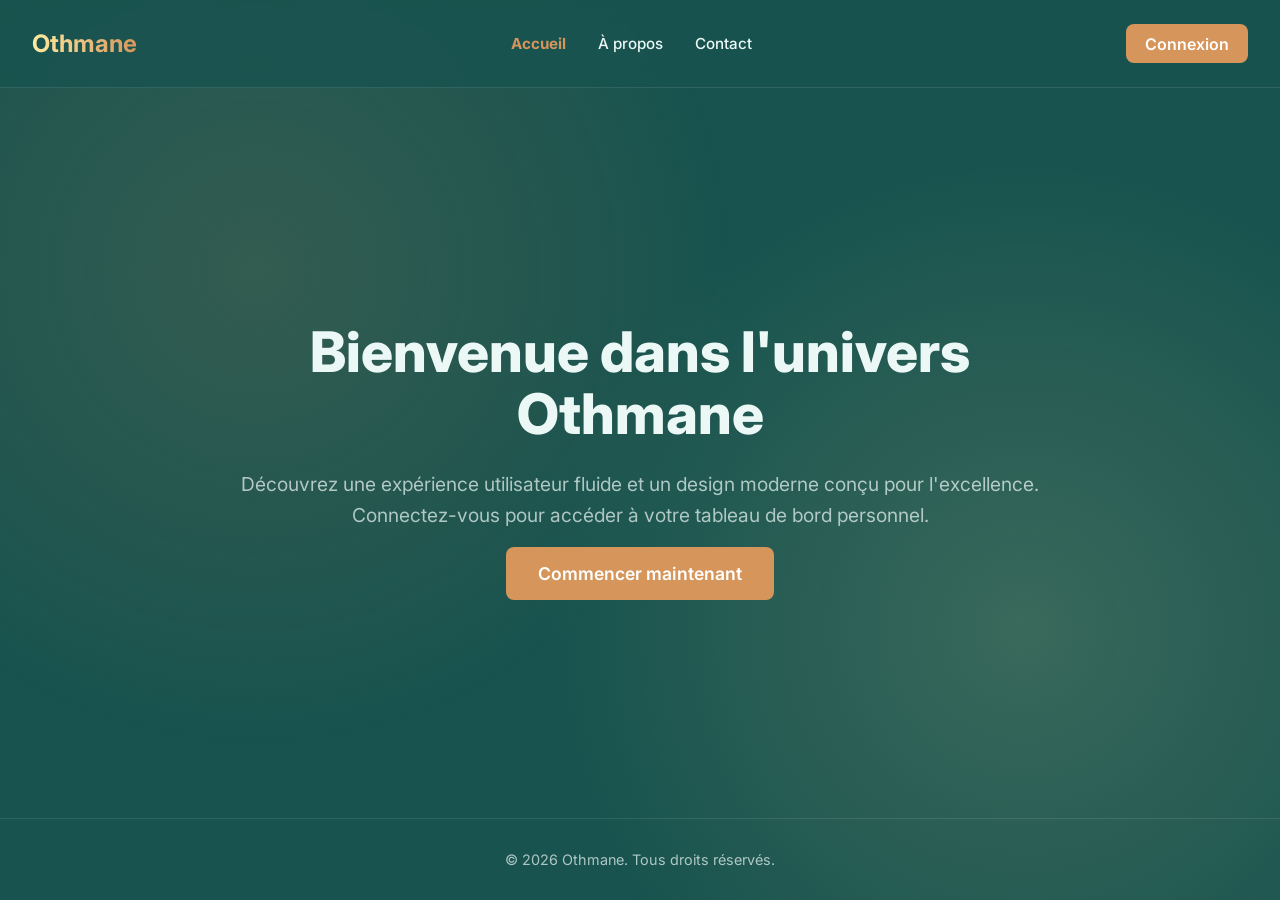
<file: index.html>
<!DOCTYPE html>
<html lang="fr">
<head>
    <meta charset="UTF-8">
    <meta name="viewport" content="width=device-width, initial-scale=1.0">
    <title>Othmane - Accueil</title>
    <meta name="description" content="Bienvenue sur Othmane, votre plateforme premium.">
    <link rel="stylesheet" href="index.css">
</head>
<body>
    <nav>
        <a href="index.html" class="logo">Othmane</a>
        <div class="nav-links">
            <a href="index.html">Accueil</a>
            <a href="About.html">À propos</a>
            <a href="Contact.html">Contact</a>
        </div>
        <div class="nav-actions">
            <a href="login.html" class="btn-login">Connexion</a>
            <button class="hamburger">
                <span class="line"></span>
                <span class="line"></span>
                <span class="line"></span>
            </button>
        </div>
    </nav>

    <main>
        <section class="hero">
            <h1>Bienvenue dans l'univers Othmane</h1>
            <p>Découvrez une expérience utilisateur fluide et un design moderne conçu pour l'excellence. Connectez-vous pour accéder à votre tableau de bord personnel.</p>
            <a href="login.html" class="btn-login" style="padding: 1rem 2rem; font-size: 1.1rem;">Commencer maintenant</a>
        </section>
    </main>

    <footer>
        <p>&copy; 2026 Othmane. Tous droits réservés.</p>
    </footer>

    <script src="index.js"></script>
</body>
</html>
</file>
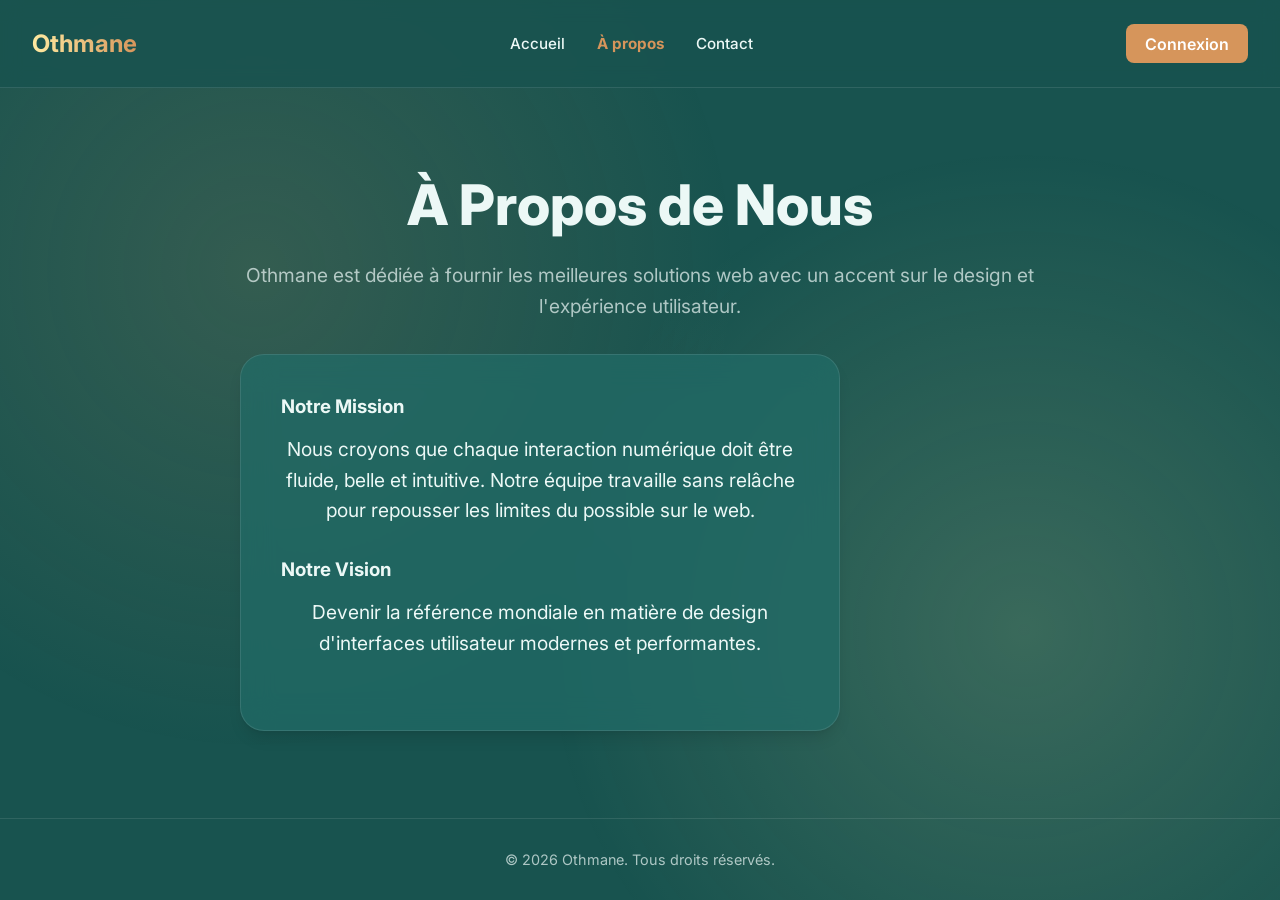
<file: About.html>
<!DOCTYPE html>
<html lang="fr">
<head>
    <meta charset="UTF-8">
    <meta name="viewport" content="width=device-width, initial-scale=1.0">
    <title>À Propos - Othmane</title>
    <link rel="stylesheet" href="index.css">
</head>
<body>
    <nav>
        <a href="index.html" class="logo">Othmane</a>
        <div class="nav-links">
            <a href="index.html">Accueil</a>
            <a href="About.html">À propos</a>
            <a href="Contact.html">Contact</a>
        </div>
        <div class="nav-actions">
            <a href="login.html" class="btn-login">Connexion</a>
            <button class="hamburger">
                <span class="line"></span>
                <span class="line"></span>
                <span class="line"></span>
            </button>
        </div>
    </nav>

    <main>
        <div class="hero">
            <h1>À Propos de Nous</h1>
            <p>Othmane est dédiée à fournir les meilleures solutions web avec un accent sur le design et l'expérience utilisateur.</p>
            <div class="auth-card" style="max-width: 600px; margin-top: 2rem; text-align: left;">
                <h3 style="margin-bottom: 1rem;">Notre Mission</h3>
                <p style="color: var(--text);">Nous croyons que chaque interaction numérique doit être fluide, belle et intuitive. Notre équipe travaille sans relâche pour repousser les limites du possible sur le web.</p>
                <h3 style="margin-top: 1.5rem; margin-bottom: 1rem;">Notre Vision</h3>
                <p style="color: var(--text);">Devenir la référence mondiale en matière de design d'interfaces utilisateur modernes et performantes.</p>
            </div>
        </div>
    </main>

    <footer>
        <p>&copy; 2026 Othmane. Tous droits réservés.</p>
    </footer>

    <script src="index.js"></script>
</body>
</html>
</file>
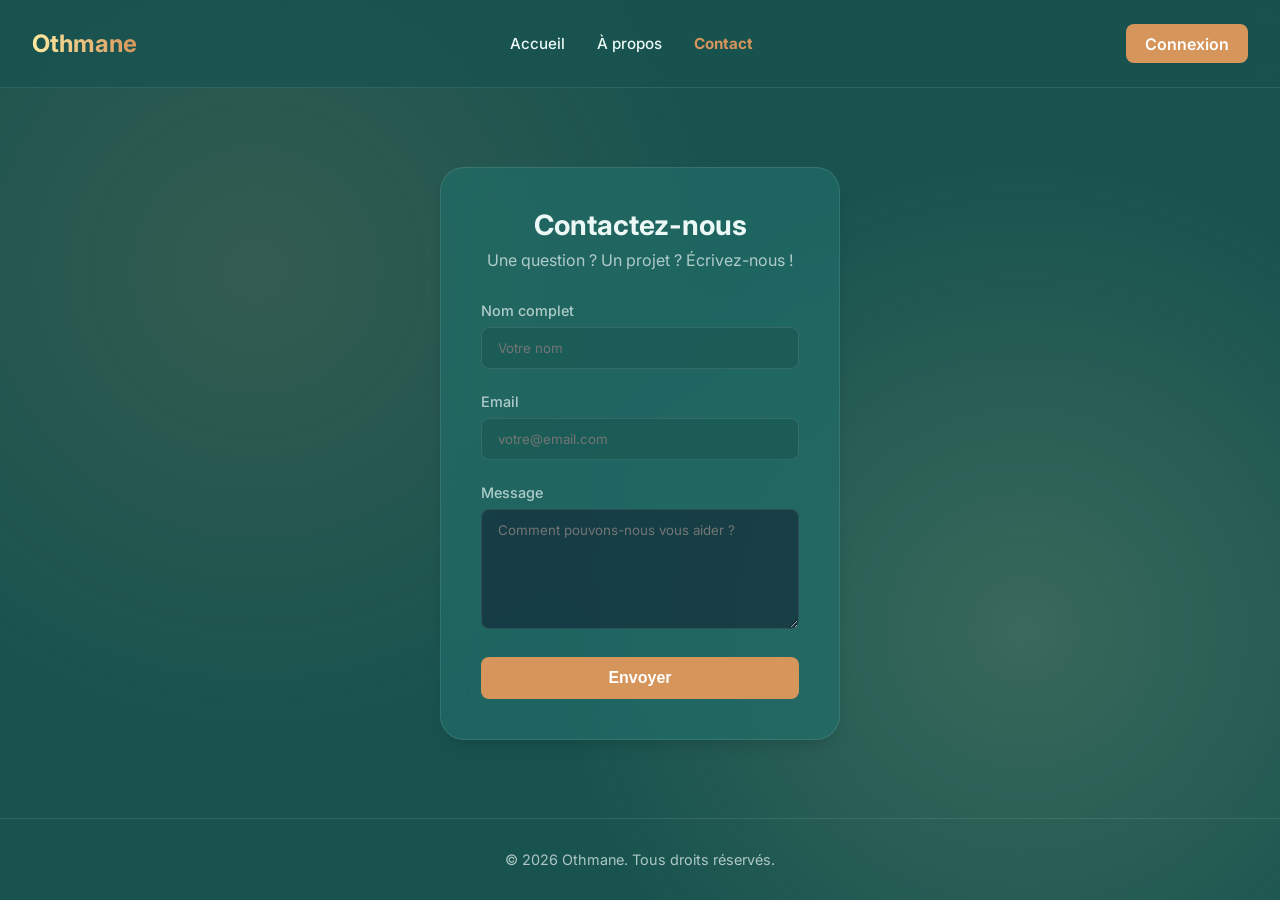
<file: Contact.html>
<!DOCTYPE html>
<html lang="fr">
<head>
    <meta charset="UTF-8">
    <meta name="viewport" content="width=device-width, initial-scale=1.0">
    <title>Contact - Othmane</title>
    <link rel="stylesheet" href="index.css">
</head>
<body>
    <nav>
        <a href="index.html" class="logo">Othmane</a>
        <div class="nav-links">
            <a href="index.html">Accueil</a>
            <a href="About.html">À propos</a>
            <a href="Contact.html">Contact</a>
        </div>
        <div class="nav-actions">
            <a href="login.html" class="btn-login">Connexion</a>
            <button class="hamburger">
                <span class="line"></span>
                <span class="line"></span>
                <span class="line"></span>
            </button>
        </div>
    </nav>

    <main>
        <div class="auth-card">
            <h2>Contactez-nous</h2>
            <p>Une question ? Un projet ? Écrivez-nous !</p>
            <form>
                <div class="form-group">
                    <label for="name">Nom complet</label>
                    <input type="text" id="name" placeholder="Votre nom" required>
                </div>
                <div class="form-group">
                    <label for="email">Email</label>
                    <input type="email" id="email" placeholder="votre@email.com" required>
                </div>
                <div class="form-group">
                    <label for="message">Message</label>
                    <textarea id="message" style="width: 100%; padding: 0.75rem 1rem; background: rgba(15, 23, 42, 0.5); border: 1px solid var(--border); border-radius: 0.5rem; color: white; font-family: inherit; min-height: 120px;" placeholder="Comment pouvons-nous vous aider ?"></textarea>
                </div>
                <button type="submit" class="btn-submit">Envoyer</button>
            </form>
        </div>
    </main>

    <footer>
        <p>&copy; 2026 Othmane. Tous droits réservés.</p>
    </footer>

    <script src="index.js"></script>
</body>
</html>
</file>
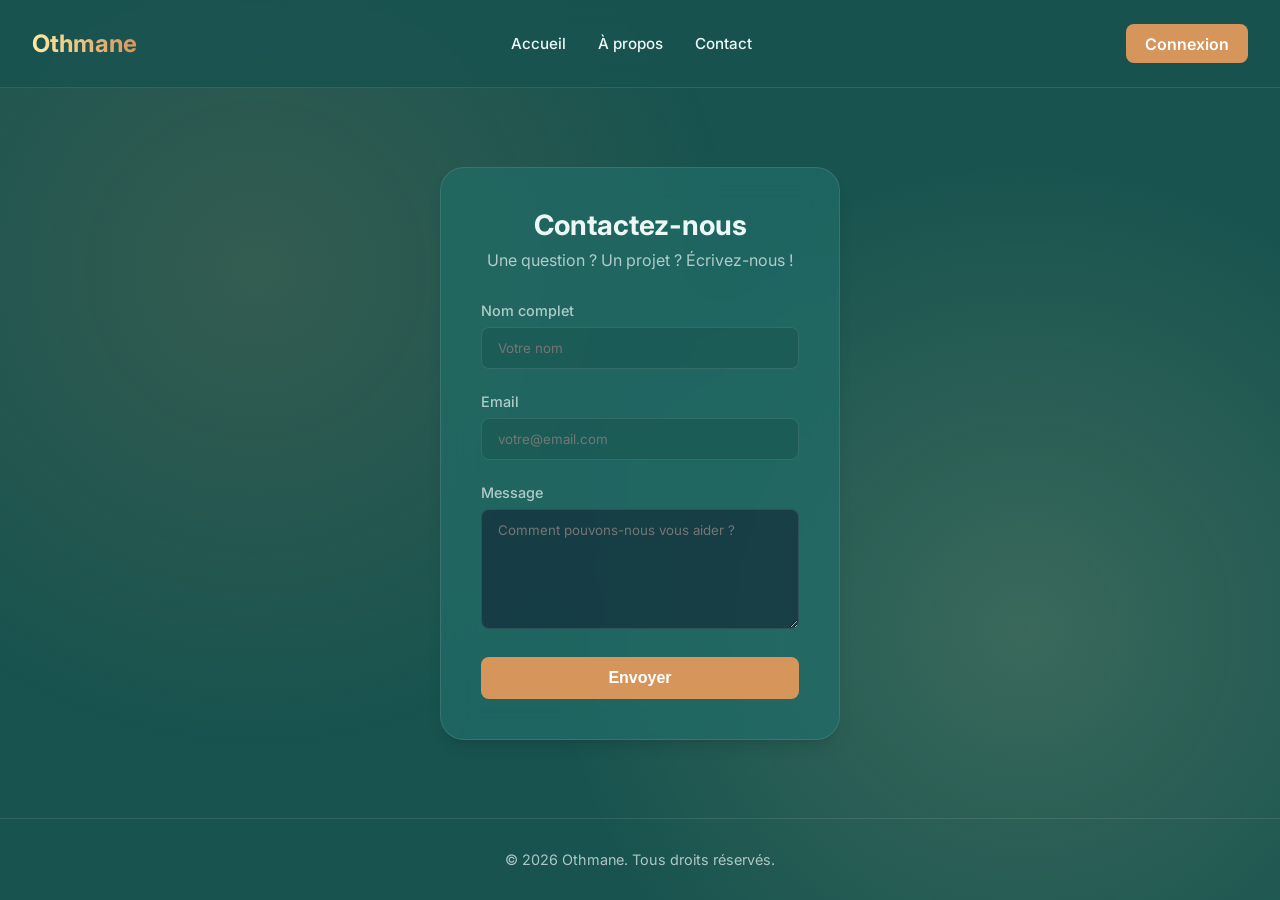
<file: Contcat.html>
<!DOCTYPE html>
<html lang="fr">
<head>
    <meta charset="UTF-8">
    <meta name="viewport" content="width=device-width, initial-scale=1.0">
    <title>Contact - Othmane</title>
    <link rel="stylesheet" href="index.css">
</head>
<body>
    <nav>
        <a href="index.html" class="logo">Othmane</a>
        <div class="nav-links">
            <a href="index.html">Accueil</a>
            <a href="About.html">À propos</a>
            <a href="Contact.html">Contact</a>
        </div>
        <a href="login.html" class="btn-login">Connexion</a>
    </nav>

    <main>
        <div class="auth-card">
            <h2>Contactez-nous</h2>
            <p>Une question ? Un projet ? Écrivez-nous !</p>
            <form>
                <div class="form-group">
                    <label for="name">Nom complet</label>
                    <input type="text" id="name" placeholder="Votre nom" required>
                </div>
                <div class="form-group">
                    <label for="email">Email</label>
                    <input type="email" id="email" placeholder="votre@email.com" required>
                </div>
                <div class="form-group">
                    <label for="message">Message</label>
                    <textarea id="message" style="width: 100%; padding: 0.75rem 1rem; background: rgba(15, 23, 42, 0.5); border: 1px solid var(--border); border-radius: 0.5rem; color: white; font-family: inherit; min-height: 120px;" placeholder="Comment pouvons-nous vous aider ?"></textarea>
                </div>
                <button type="submit" class="btn-submit">Envoyer</button>
            </form>
        </div>
    </main>

    <footer>
        <p>&copy; 2026 Othmane. Tous droits réservés.</p>
    </footer>

    <script src="index.js"></script>
</body>
</html>
</file>
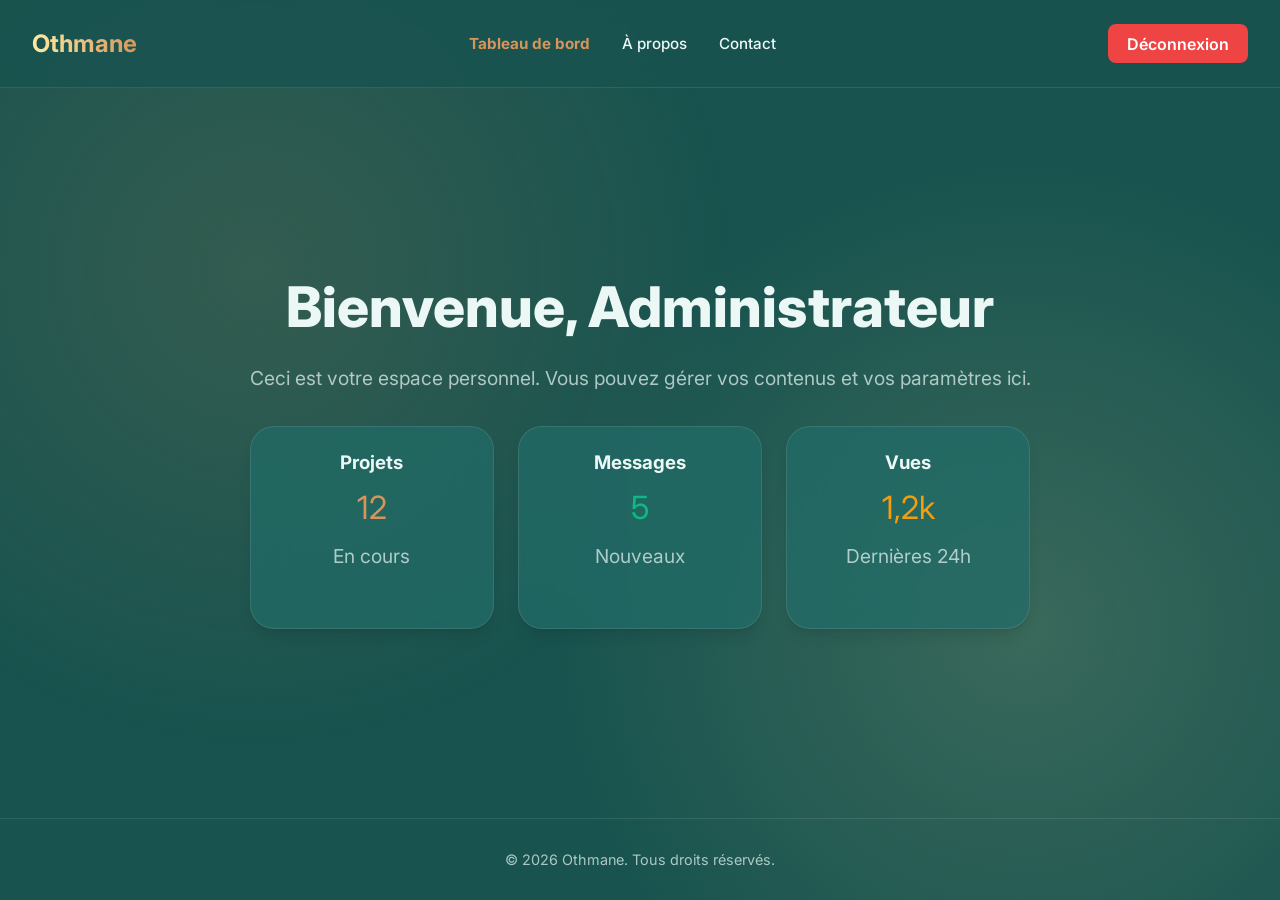
<file: home.html>
<!DOCTYPE html>
<html lang="fr">
<head>
    <meta charset="UTF-8">
    <meta name="viewport" content="width=device-width, initial-scale=1.0">
    <title>Tableau de Bord - Othmane</title>
    <link rel="stylesheet" href="index.css">
</head>
<body>
    <nav>
        <a href="index.html" class="logo">Othmane</a>
        <div class="nav-links">
            <a href="home.html">Tableau de bord</a>
            <a href="About.html">À propos</a>
            <a href="Contact.html">Contact</a>
        </div>
        <div class="nav-actions">
            <a href="index.html" class="btn-login" style="background: #ef4444;">Déconnexion</a>
            <button class="hamburger">
                <span class="line"></span>
                <span class="line"></span>
                <span class="line"></span>
            </button>
        </div>
    </nav>

    <main>
        <div class="hero">
            <h1>Bienvenue, Administrateur</h1>
            <p>Ceci est votre espace personnel. Vous pouvez gérer vos contenus et vos paramètres ici.</p>
            <div style="display: grid; grid-template-columns: repeat(auto-fit, minmax(200px, 1fr)); gap: 1.5rem; width: 100%; margin-top: 2rem;">
                <div class="auth-card" style="padding: 1.5rem;">
                    <h3>Projets</h3>
                    <p style="font-size: 2rem; color: var(--primary); margin: 0.5rem 0;">12</p>
                    <p>En cours</p>
                </div>
                <div class="auth-card" style="padding: 1.5rem;">
                    <h3>Messages</h3>
                    <p style="font-size: 2rem; color: #10b981; margin: 0.5rem 0;">5</p>
                    <p>Nouveaux</p>
                </div>
                <div class="auth-card" style="padding: 1.5rem;">
                    <h3>Vues</h3>
                    <p style="font-size: 2rem; color: #f59e0b; margin: 0.5rem 0;">1,2k</p>
                    <p>Dernières 24h</p>
                </div>
            </div>
        </div>
    </main>

    <footer>
        <p>&copy; 2026 Othmane. Tous droits réservés.</p>
    </footer>

    <script src="index.js"></script>
</body>
</html>
</file>
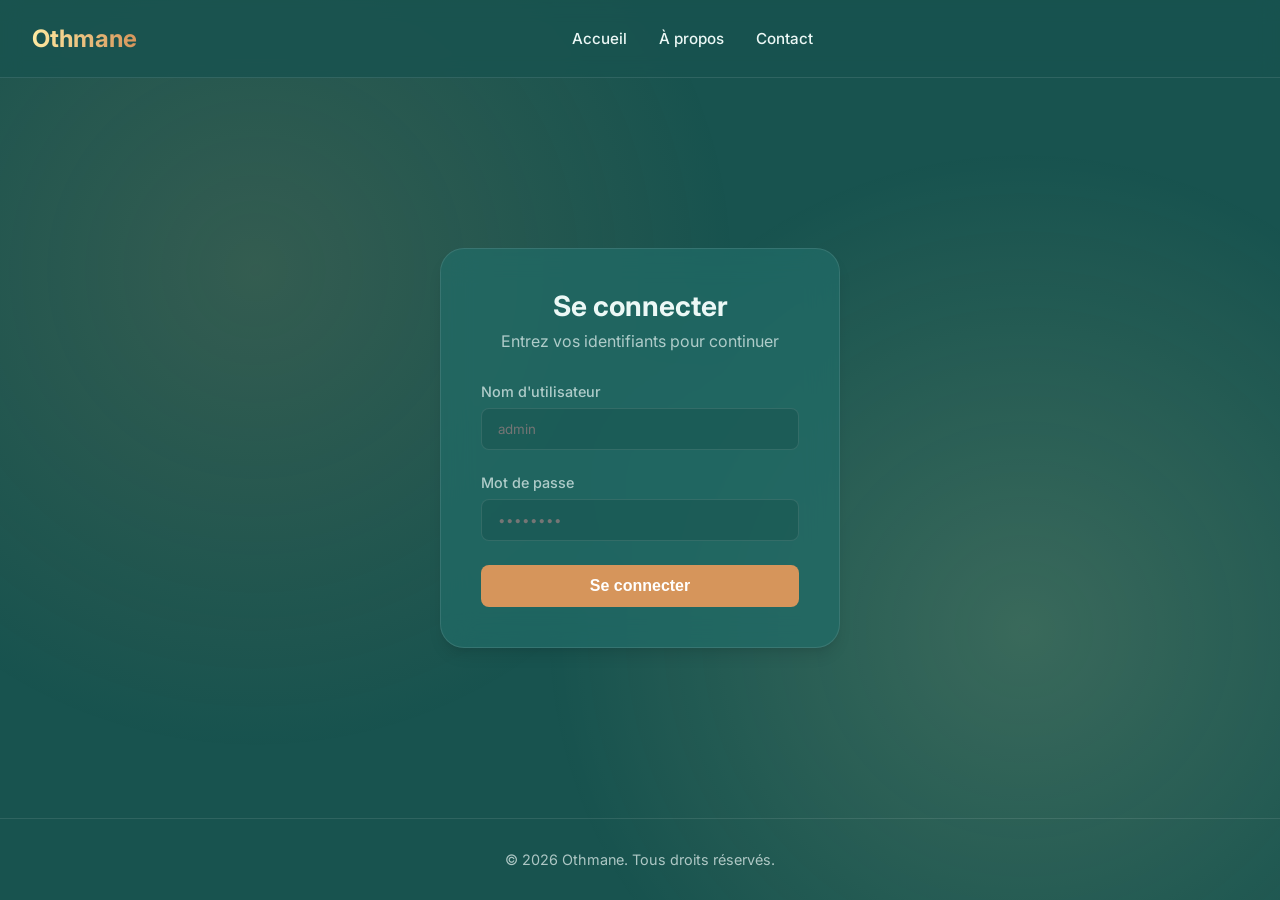
<file: login.html>
<!DOCTYPE html>
<html lang="fr">
<head>
    <meta charset="UTF-8">
    <meta name="viewport" content="width=device-width, initial-scale=1.0">
    <title>Connexion - Othmane</title>
    <link rel="stylesheet" href="index.css">
</head>
<body>
    <nav>
        <a href="index.html" class="logo">Othmane</a>
        <div class="nav-links">
            <a href="index.html">Accueil</a>
            <a href="About.html">À propos</a>
            <a href="Contact.html">Contact</a>
        </div>
        <div class="nav-actions">
            <button class="hamburger">
                <span class="line"></span>
                <span class="line"></span>
                <span class="line"></span>
            </button>
        </div>
    </nav>

    <main>
        <div class="auth-card">
            <h2>Se connecter</h2>
            <p>Entrez vos identifiants pour continuer</p>
            <form onsubmit="login(event)">
                <div class="form-group">
                    <label for="username">Nom d'utilisateur</label>
                    <input type="text" id="username" placeholder="admin" required>
                </div>
                <div class="form-group">
                    <label for="password">Mot de passe</label>
                    <input type="password" id="password" placeholder="••••••••" required>
                </div>
                <button type="submit" class="btn-submit">Se connecter</button>
            </form>
        </div>
    </main>

    <footer>
        <p>&copy; 2026 Othmane. Tous droits réservés.</p>
    </footer>

    <script src="login.js"></script>
    <script src="index.js"></script>
</body>
</html>
</file>
<file: index.css>
@import url('https://fonts.googleapis.com/css2?family=Inter:wght@300;400;500;600;700&display=swap');

:root {
    --primary: #D6955B;
    --primary-hover: #C2824C;
    --bg: #18534F;
    --card-bg: rgba(34, 109, 104, 0.7);
    --text: #ECF8F6;
    --text-muted: rgba(236, 248, 246, 0.7);
    --accent: #FEEAA1;
    --border: rgba(255, 255, 255, 0.1);
    --glass-bg: rgba(255, 255, 255, 0.03);
    --glass-border: rgba(255, 255, 255, 0.1);
    --shadow: 0 10px 15px -3px rgba(0, 0, 0, 0.1), 0 4px 6px -2px rgba(0, 0, 0, 0.05);
}

* {
    margin: 0;
    padding: 0;
    box-sizing: border-box;
}

body {
    font-family: 'Inter', sans-serif;
    background-color: var(--bg);
    color: var(--text);
    min-height: 100vh;
    display: flex;
    flex-direction: column;
    overflow-x: hidden;
}

/* Glassmorphism Background */
body::before {
    content: '';
    position: fixed;
    top: 0;
    left: 0;
    width: 100%;
    height: 100%;
    background: radial-gradient(circle at 20% 30%, rgba(214, 149, 91, 0.15) 0%, transparent 40%),
                radial-gradient(circle at 80% 70%, rgba(254, 234, 161, 0.15) 0%, transparent 40%);
    z-index: -1;
}

nav {
    display: flex;
    justify-content: space-between;
    align-items: center;
    padding: 1.5rem 2rem;
    background: rgba(24, 83, 79, 0.8);
    backdrop-filter: blur(10px);
    border-bottom: 1px solid var(--border);
    position: sticky;
    top: 0;
    z-index: 100;
}

.logo {
    font-size: 1.5rem;
    font-weight: 700;
    background: linear-gradient(to right, var(--accent), var(--primary));
    -webkit-background-clip: text;
    -webkit-text-fill-color: transparent;
    text-decoration: none;
    z-index: 101;
}

.nav-links {
    display: flex;
    gap: 2rem;
}

.nav-links a {
    color: var(--text);
    text-decoration: none;
    font-weight: 500;
    transition: color 0.3s ease;
    font-size: 0.95rem;
}

.nav-links a:hover {
    color: var(--primary);
}

.nav-actions {
    display: flex;
    align-items: center;
    gap: 1.5rem;
}

.btn-login {
    background: var(--primary);
    color: white;
    padding: 0.6rem 1.2rem;
    border-radius: 0.5rem;
    text-decoration: none;
    font-weight: 600;
    transition: all 0.3s ease;
    z-index: 101;
}

.btn-login:hover {
    background: var(--primary-hover);
    transform: translateY(-1px);
    box-shadow: 0 4px 12px rgba(214, 149, 91, 0.3);
}

/* Hamburger Menu */
.hamburger {
    display: none;
    cursor: pointer;
    background: none;
    border: none;
    z-index: 102;
    padding: 0.5rem;
}

.hamburger .line {
    display: block;
    width: 25px;
    height: 3px;
    background-color: var(--text);
    margin: 5px auto;
    transition: all 0.3s ease-in-out;
    border-radius: 3px;
}

main {
    flex: 1;
    display: flex;
    flex-direction: column;
    align-items: center;
    justify-content: center;
    padding: 2rem;
}

.hero {
    text-align: center;
    max-width: 800px;
    animation: fadeIn 1s ease-out;
}

.hero h1 {
    font-size: 3.5rem;
    font-weight: 800;
    margin-bottom: 1.5rem;
    line-height: 1.1;
}

.hero p {
    font-size: 1.2rem;
    color: var(--text-muted);
    margin-bottom: 2rem;
    line-height: 1.6;
}

/* Login Card */
.auth-card {
    background: var(--card-bg);
    backdrop-filter: blur(16px);
    border: 1px solid var(--glass-border);
    padding: 2.5rem;
    border-radius: 1.5rem;
    width: 100%;
    max-width: 400px;
    box-shadow: var(--shadow);
    animation: slideUp 0.6s ease-out;
}

.auth-card h2 {
    font-size: 1.75rem;
    margin-bottom: 0.5rem;
    text-align: center;
}

.auth-card p {
    color: var(--text-muted);
    text-align: center;
    margin-bottom: 2rem;
}

.form-group {
    margin-bottom: 1.5rem;
}

.form-group label {
    display: block;
    margin-bottom: 0.5rem;
    font-size: 0.9rem;
    font-weight: 500;
    color: var(--text-muted);
}

.form-group input {
    width: 100%;
    padding: 0.75rem 1rem;
    background: rgba(24, 83, 79, 0.5);
    border: 1px solid var(--border);
    border-radius: 0.5rem;
    color: white;
    font-family: inherit;
    transition: all 0.3s ease;
}

.form-group input:focus {
    outline: none;
    border-color: var(--primary);
    box-shadow: 0 0 0 2px rgba(214, 149, 91, 0.2);
}

.btn-submit {
    width: 100%;
    padding: 0.75rem;
    background: var(--primary);
    color: white;
    border: none;
    border-radius: 0.5rem;
    font-size: 1rem;
    font-weight: 600;
    cursor: pointer;
    transition: all 0.3s ease;
}

.btn-submit:hover {
    background: var(--primary-hover);
    transform: translateY(-1px);
}

/* Animations */
@keyframes fadeIn {
    from { opacity: 0; }
    to { opacity: 1; }
}

@keyframes slideUp {
    from { opacity: 0; transform: translateY(20px); }
    to { opacity: 1; transform: translateY(0); }
}

footer {
    padding: 2rem;
    text-align: center;
    color: var(--text-muted);
    font-size: 0.9rem;
    border-top: 1px solid var(--border);
}

/* Mobile Responsiveness */
@media (max-width: 768px) {
    nav {
        padding: 1rem 1.5rem;
    }

    .hamburger {
        display: block;
    }

    /* Active Hamburger Animation */
    .hamburger.active .line:nth-child(2) {
        opacity: 0;
    }
    .hamburger.active .line:nth-child(1) {
        transform: translateY(8px) rotate(45deg);
    }
    .hamburger.active .line:nth-child(3) {
        transform: translateY(-8px) rotate(-45deg);
    }

    .nav-links {
        position: fixed;
        top: 0;
        right: -100%;
        width: 80%;
        height: 100vh;
        background: rgba(24, 83, 79, 0.95);
        backdrop-filter: blur(20px);
        flex-direction: column;
        align-items: center;
        justify-content: center;
        gap: 2.5rem;
        transition: right 0.4s cubic-bezier(0.77,0.2,0.05,1.0);
        z-index: 100;
        box-shadow: -10px 0 30px rgba(0,0,0,0.5);
    }

    .nav-links.active {
        right: 0;
    }

    .nav-links a {
        font-size: 1.5rem;
        font-weight: 600;
    }

    .hero h1 {
        font-size: 2.5rem;
    }

    .hero p {
        font-size: 1.1rem;
    }

    .auth-card {
        padding: 2rem 1.5rem;
        max-width: 95%;
    }
}

@media (max-width: 480px) {
    .logo {
        font-size: 1.25rem;
    }

    .btn-login {
        padding: 0.5rem 1rem;
        font-size: 0.9rem;
    }

    .hero h1 {
        font-size: 2rem;
    }

    main {
        padding: 1.5rem 1rem;
    }
}
</file>
